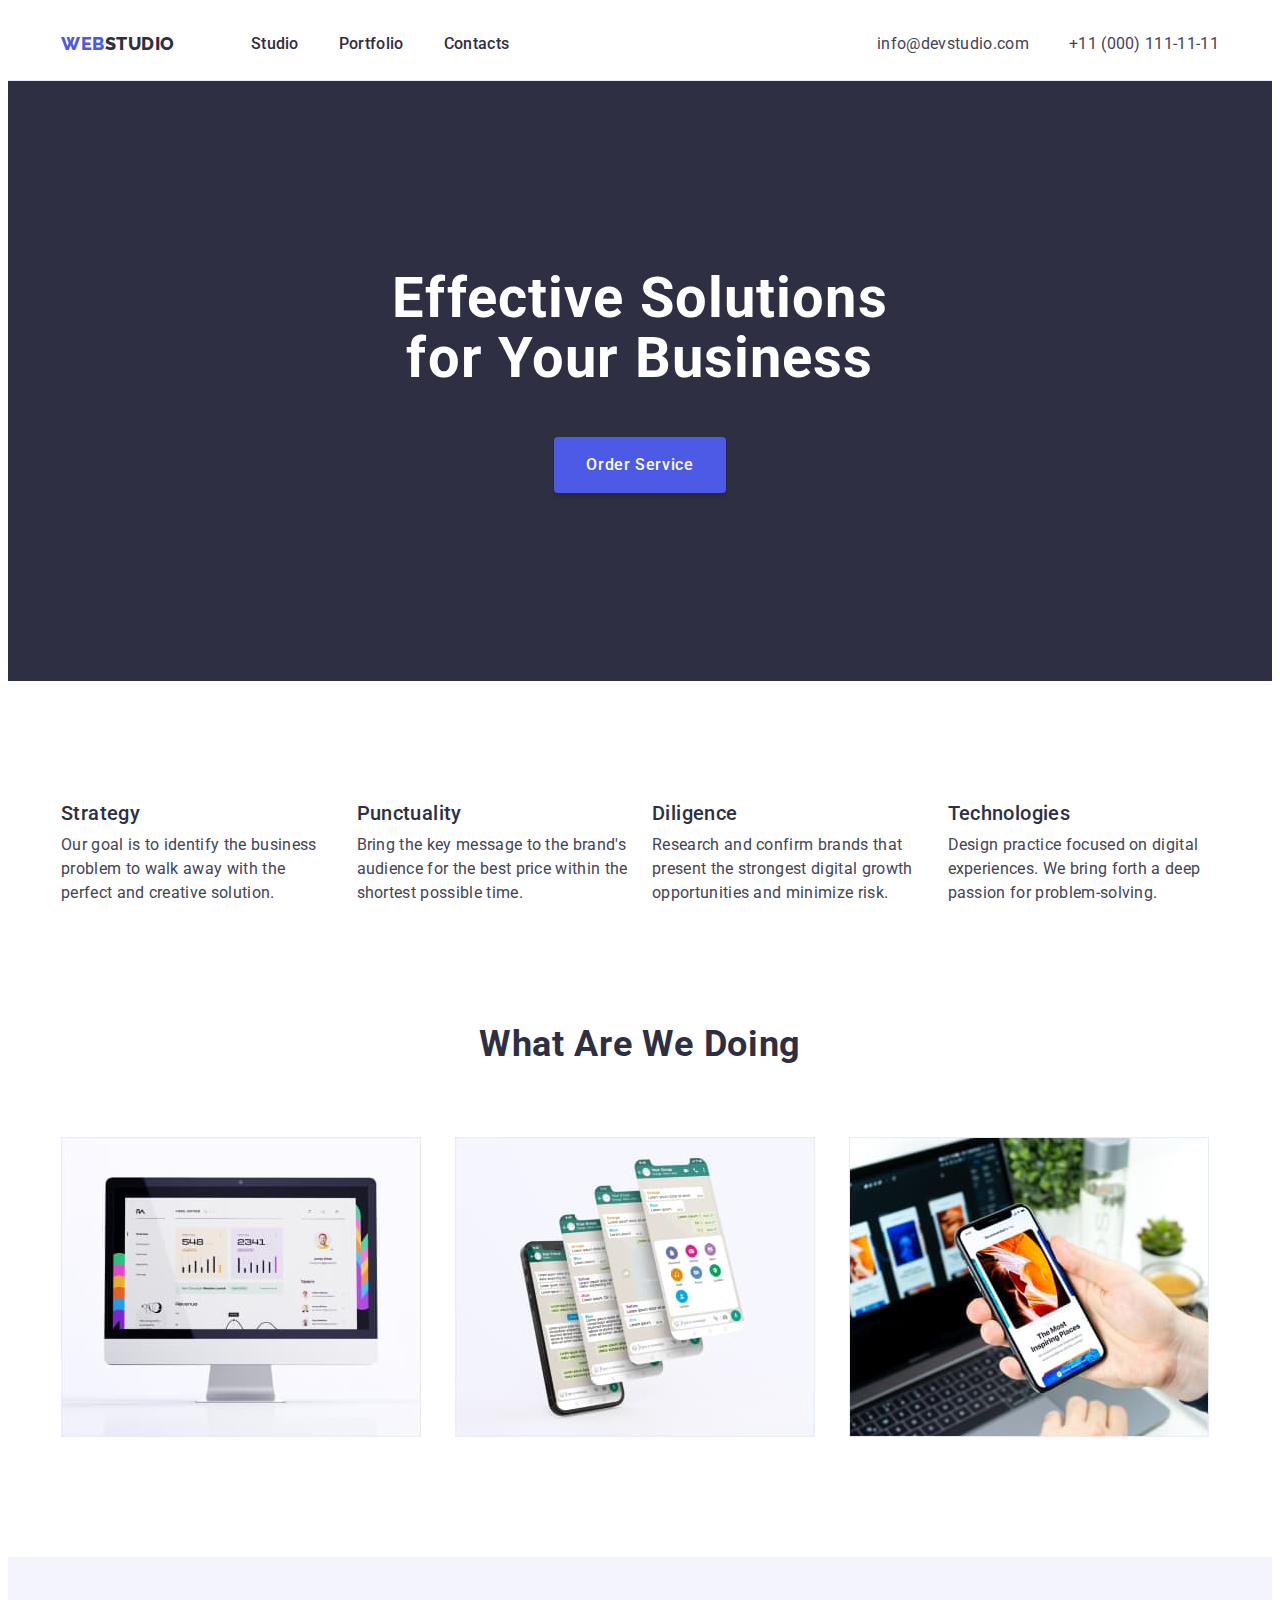
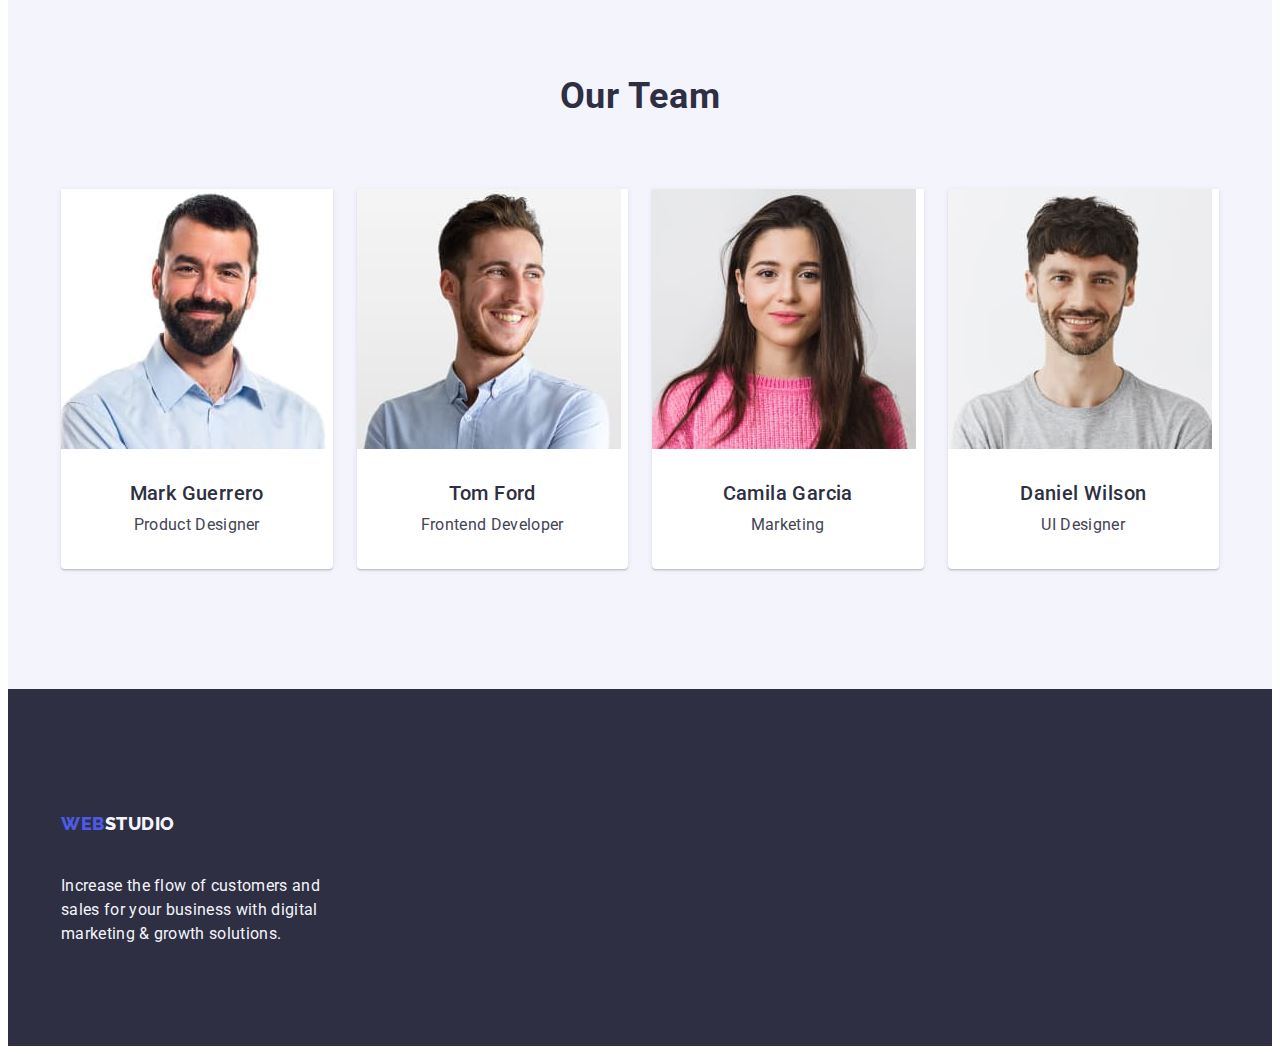
<file: index.html>
<!DOCTYPE html>
<html lang="en">
  <head>
    <meta charset="UTF-8" />
    <meta http-equiv="X-UA-Compatible" content="IE=edge" />
    <meta name="viewport" content="width=device-width, initial-scale=1.0" />
    <meta name="description" content="Web Studio" />
    <link rel="preconnect" href="https://fonts.googleapis.com" />
    <link rel="preconnect" href="https://fonts.gstatic.com" crossorigin />
    <link
      href="https://fonts.googleapis.com/css2?family=Raleway:wght@800&family=Roboto:wght@400;500;700&display=swap"
      rel="stylesheet"
    />
    <link
      rel="stylesheet"
      href="https://cdnjs.cloudflare.com/ajax/libs/modern-normalize/2.0.0/modern-normalize.min.css"
      integrity="sha512-4xo8blKMVCiXpTaLzQSLSw3KFOVPWhm/TRtuPVc4WG6kUgjH6J03IBuG7JZPkcWMxJ5huwaBpOpnwYElP/m6wg=="
      crossorigin="anonymous"
      referrerpolicy="no-referrer"
    />
    <link rel="stylesheet" href="./css/styles.css" />
    <title>WebStudio</title>
  </head>

  <body>
    <header class="line">
      <div class="container header-container">
        <!-- Logo and navigation menu -->

        <nav class="navigation">
          <a href="./index.html" class="logo link logo-top"
            >Web<span class="black-accent-color">Studio</span></a
          >
          <ul class="list header-nav">
            <li><a href="./index.html" class="menu-item link">Studio</a></li>
            <li>
              <a href="./portfolio.html" class="menu-item link">Portfolio</a>
            </li>
            <li><a href="" class="menu-item link">Contacts</a></li>
          </ul>
        </nav>

        <!-- Contact info -->
        <address class="adress">
          <ul class="list header-nav">
            <li>
              <a href="mailto:info@devstudio.com" class="link adress-item"
                >info@devstudio.com</a
              >
            </li>
            <li>
              <a href="tel:+110001111111" class="link adress-item"
                >+11 (000) 111-11-11</a
              >
            </li>
          </ul>
        </address>
      </div>
    </header>

    <main>
      <!-- 1st section, title with button -->
      <section class="order-section">
        <div class="container">
          <h1 class="order-service-title">
            Effective Solutions for Your Business
          </h1>
          <button type="button" class="order-service-button">
            Order Service
          </button>
        </div>
      </section>

      <!-- 2nd section, Text blocks -->
      <section class="text-block-section">
        <div class="container">
          <h2 class="visually-hidden">Studio principles</h2>
          <ul class="list text-items">
            <li class="item-list">
              <h3 class="title-item">Strategy</h3>
              <p class="item-description">
                Our goal is to identify the business problem to walk away with
                the perfect and creative solution.
              </p>
            </li>
            <li class="item-list">
              <h3 class="title-item">Punctuality</h3>
              <p class="item-description">
                Bring the key message to the brand's audience for the best price
                within the shortest possible time.
              </p>
            </li>
            <li class="item-list">
              <h3 class="title-item">Diligence</h3>
              <p class="item-description">
                Research and confirm brands that present the strongest digital
                growth opportunities and minimize risk.
              </p>
            </li>
            <li class="item-list">
              <h3 class="title-item">Technologies</h3>
              <p class="item-description">
                Design practice focused on digital experiences. We bring forth a
                deep passion for problem-solving.
              </p>
            </li>
          </ul>
        </div>
      </section>

      <!-- 3rd section, Text with images -->
      <section class="img-container">
        <div class="container">
          <h2 class="title-section">What are we doing</h2>
          <ul class="list img-list">
            <li class="img-item">
              <img
                src="./images/img-1.jpg"
                alt="monitor with graphs"
                width="360"
                height="300"
              />
            </li>
            <li class="img-item">
              <img
                src="./images/img-2.jpg"
                alt="phone screens"
                width="360"
                height="300"
              />
            </li>
            <li class="img-item">
              <img
                src="./images/img-3.jpg"
                alt="phone in hand"
                width="360"
                height="300"
              />
            </li>
          </ul>
        </div>
      </section>

      <!-- 4th section, Our Team -->
      <section class="our-team-section">
        <div class="container">
          <h2 class="title-section">Our Team</h2>
          <ul class="list team-list">
            <li class="team-item">
              <img
                class="team-img"
                src="./images/mark-guerrero.jpg"
                alt="Product Designer"
                width="264"
                height="260"
              />
              <div class="team-text">
                <h3 class="title-item">Mark Guerrero</h3>
                <p class="item-description">Product Designer</p>
              </div>
            </li>
            <li class="team-item">
              <img
                class="team-img"
                src="./images/tom-ford.jpg"
                alt="Frontend Developer"
                width="264"
                height="260"
              />
              <div class="team-text">
                <h3 class="title-item">Tom Ford</h3>
                <p class="item-description">Frontend Developer</p>
              </div>
            </li>
            <li class="team-item">
              <img
                class="team-img"
                src="./images/camilla-garcia.jpg"
                alt="Marketing"
                width="264"
                height="260"
              />
              <div class="team-text">
                <h3 class="title-item">Camila Garcia</h3>
                <p class="item-description">Marketing</p>
              </div>
            </li>
            <li class="team-item">
              <img
                class="team-img"
                src="./images/daniel-wilson.jpg"
                alt="UI Designer"
                width="264"
                height="260"
              />
              <div class="team-text">
                <h3 class="title-item">Daniel Wilson</h3>
                <p class="item-description">UI Designer</p>
              </div>
            </li>
          </ul>
        </div>
      </section>
    </main>

    <!-- Footer section -->
    <footer class="footer">
      <div class="container">
        <a href="./index.html" class="logo link footer-logo"
          >Web<span class="white-accent-color">Studio</span></a
        >
        <p class="footer-description">
          Increase the flow of customers and sales for your business with
          digital marketing & growth solutions.
        </p>
      </div>
    </footer>
  </body>
</html>
</file>
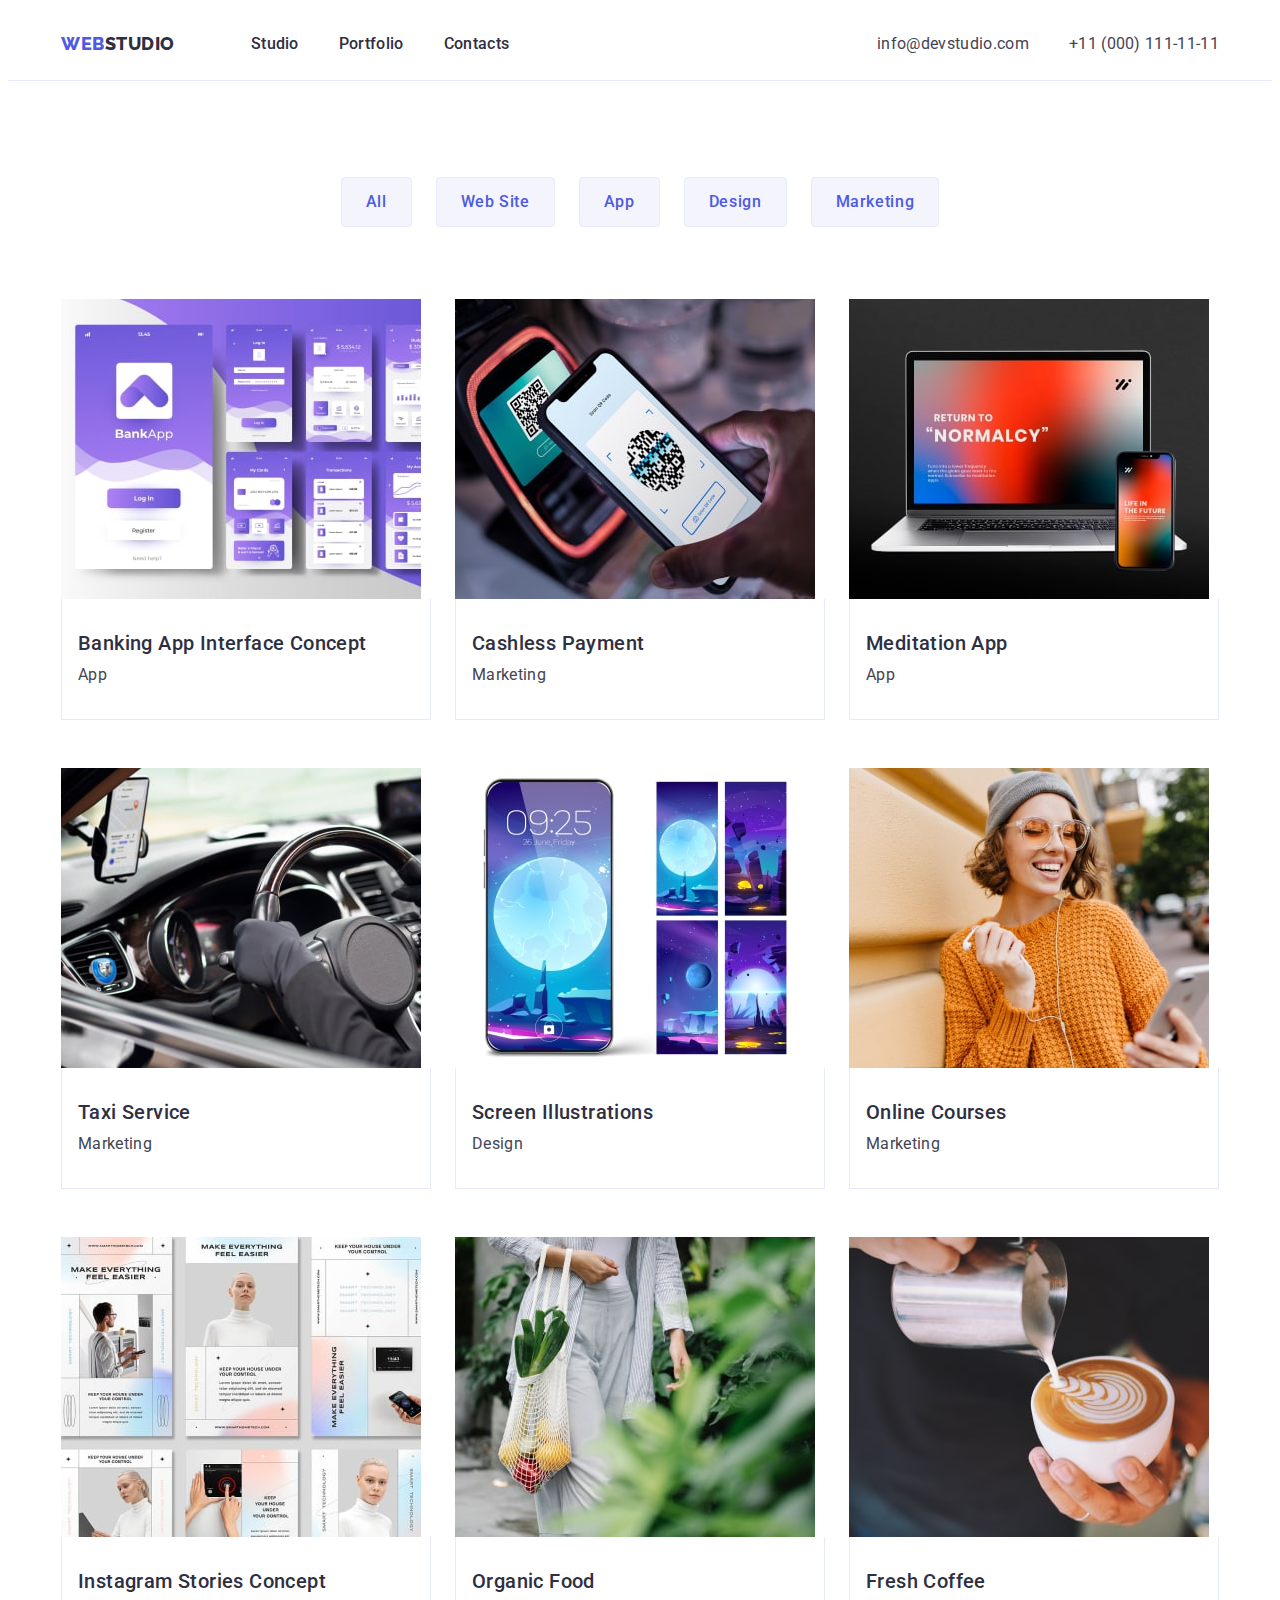
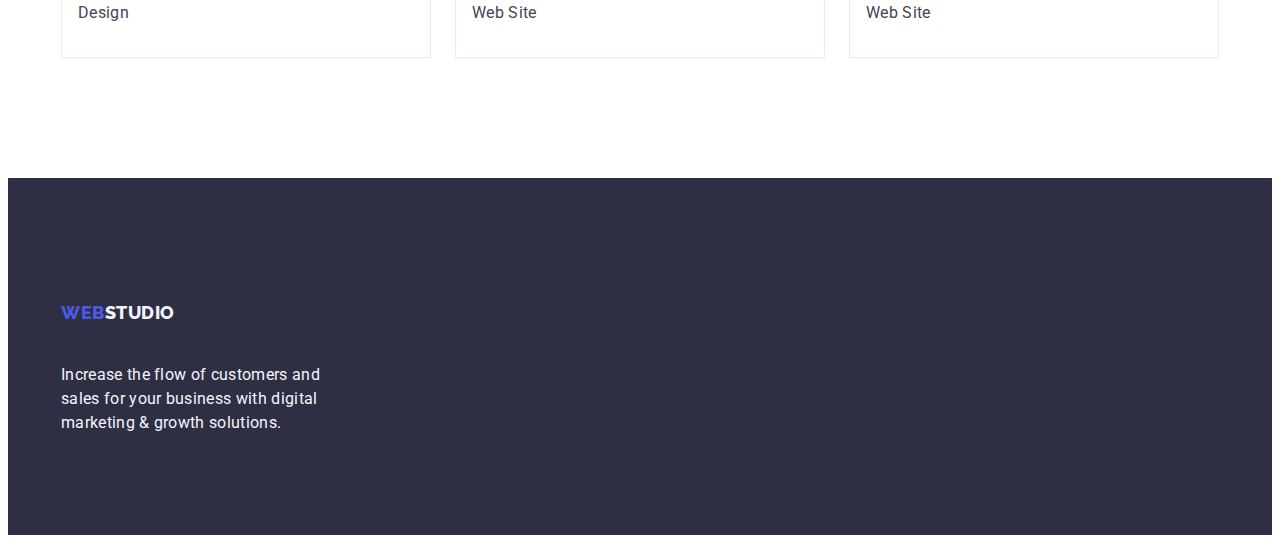
<file: portfolio.html>
<!DOCTYPE html>
<html lang="en">
  <head>
    <meta charset="UTF-8" />
    <meta http-equiv="X-UA-Compatible" content="IE=edge" />
    <meta name="viewport" content="width=device-width, initial-scale=1.0" />
    <meta name="description" content="Web Studio" />
    <link rel="preconnect" href="https://fonts.googleapis.com" />
    <link rel="preconnect" href="https://fonts.gstatic.com" crossorigin />
    <link
      href="https://fonts.googleapis.com/css2?family=Raleway:wght@800&family=Roboto:wght@400;500;700&display=swap"
      rel="stylesheet"
    />
    <link
      rel="stylesheet"
      href="https://cdnjs.cloudflare.com/ajax/libs/modern-normalize/2.0.0/modern-normalize.min.css"
      integrity="sha512-4xo8blKMVCiXpTaLzQSLSw3KFOVPWhm/TRtuPVc4WG6kUgjH6J03IBuG7JZPkcWMxJ5huwaBpOpnwYElP/m6wg=="
      crossorigin="anonymous"
      referrerpolicy="no-referrer"
    />
    <link rel="stylesheet" href="./css/styles.css" />
    <title>Portfolio</title>
  </head>

  <body>
    <header class="line">
      <div class="container header-container header-container-portfolio">
        <!-- Logo and navigation menu -->
        <nav class="navigation">
          <a href="./index.html" class="logo link logo-top"
            >Web<span class="black-accent-color">Studio</span></a
          >
          <ul class="list header-nav">
            <li><a href="./index.html" class="menu-item link">Studio</a></li>
            <li>
              <a href="./portfolio.html" class="menu-item link">Portfolio</a>
            </li>
            <li><a href="" class="menu-item link">Contacts</a></li>
          </ul>
        </nav>

        <!-- Contact info -->
        <address class="adress">
          <ul class="list header-nav">
            <li>
              <a href="mailto:info@devstudio.com" class="link adress-item"
                >info@devstudio.com</a
              >
            </li>
            <li>
              <a href="tel:+110001111111" class="link adress-item"
                >+11 (000) 111-11-11</a
              >
            </li>
          </ul>
        </address>
      </div>
    </header>

    <main>
      <section class="portfolio-nav-section">
        <div class="container">
          <h1 class="visually-hidden">Portfolio</h1>

          <!-- Portfolio navigation -->
          <ul class="list portfolio-navigation">
            <li class="nav-item">
              <button type="button" class="portfolio-nav">All</button>
            </li>
            <li class="nav-item">
              <button type="button" class="portfolio-nav">Web Site</button>
            </li>
            <li class="nav-item">
              <button type="button" class="portfolio-nav">App</button>
            </li>
            <li class="nav-item">
              <button type="button" class="portfolio-nav">Design</button>
            </li>
            <li class="nav-item">
              <button type="button" class="portfolio-nav">Marketing</button>
            </li>
          </ul>

          <!-- portfolio cards -->
          <ul class="list portfolio-wrap portfolio-section">
            <li class="portfolio-card">
              <a href="" class="link">
                <img
                  src="./images/app-interface.jpg"
                  alt="Banking App Interface
                Concept"
                  width="360"
                  height="300"
                />
                <div class="portfolio-card-text">
                  <h2 class="title-item">Banking App Interface Concept</h2>
                  <p class="item-description">App</p>
                </div>
              </a>
            </li>
            <li class="portfolio-card">
              <a href="" class="link">
                <img
                  src="./images/cashless-payment.jpg"
                  alt="Cashless Payment"
                  width="360"
                  height="300"
                />
                <div class="portfolio-card-text">
                  <h2 class="title-item">Cashless Payment</h2>
                  <p class="item-description">Marketing</p>
                </div>
              </a>
            </li>
            <li class="portfolio-card">
              <a href="" class="link">
                <img
                  src="./images/meditation-app.jpg"
                  alt="Meditation App"
                  width="360"
                  height="300"
                />
                <div class="portfolio-card-text">
                  <h2 class="title-item">Meditation App</h2>
                  <p class="item-description">App</p>
                </div>
              </a>
            </li>
            <li class="portfolio-card">
              <a href="" class="link">
                <img
                  src="./images/taxi-service.jpg"
                  alt="Taxi Service"
                  width="360"
                  height="300"
                />
                <div class="portfolio-card-text">
                  <h2 class="title-item">Taxi Service</h2>
                  <p class="item-description">Marketing</p>
                </div>
              </a>
            </li>
            <li class="portfolio-card">
              <a href="" class="link">
                <img
                  src="./images/screen-illustration.jpg"
                  alt="Screen Illustrations"
                  width="360"
                  height="300"
                />
                <div class="portfolio-card-text">
                  <h2 class="title-item">Screen Illustrations</h2>
                  <p class="item-description">Design</p>
                </div>
              </a>
            </li>
            <li class="portfolio-card">
              <a href="" class="link">
                <img
                  src="./images/online-courses.jpg"
                  alt="Online Courses"
                  width="360"
                  height="300"
                />
                <div class="portfolio-card-text">
                  <h2 class="title-item">Online Courses</h2>
                  <p class="item-description">Marketing</p>
                </div>
              </a>
            </li>
            <li class="portfolio-card">
              <a href="" class="link">
                <img
                  src="./images/instagram-stories.jpg"
                  alt="Instagram Stories Concept"
                  width="360"
                  height="300"
                />
                <div class="portfolio-card-text">
                  <h2 class="title-item">Instagram Stories Concept</h2>
                  <p class="item-description">Design</p>
                </div>
              </a>
            </li>
            <li class="portfolio-card">
              <a href="" class="link">
                <img
                  src="./images/organic-food.jpg"
                  alt="Organic Food"
                  width="360"
                  height="300"
                />
                <div class="portfolio-card-text">
                  <h2 class="title-item">Organic Food</h2>
                  <p class="item-description">Web Site</p>
                </div>
              </a>
            </li>
            <li class="portfolio-card">
              <a href="" class="link">
                <img
                  src="./images/fresh-coffee.jpg"
                  alt="Fresh Coffee"
                  width="360"
                  height="300"
                />
                <div class="portfolio-card-text">
                  <h2 class="title-item">Fresh Coffee</h2>
                  <p class="item-description">Web Site</p>
                </div>
              </a>
            </li>
          </ul>
        </div>
      </section>
    </main>

    <!-- Footer section -->
    <footer class="footer">
      <div class="container footer-container">
        <a href="./index.html" class="logo link footer-logo"
          >Web<span class="white-accent-color">Studio</span></a
        >
        <p class="footer-description">
          Increase the flow of customers and sales for your business with
          digital marketing & growth solutions.
        </p>
      </div>
    </footer>
  </body>
</html>
</file>
<file: css/styles.css>
/** ---------VARIABLES--------- */
:root {
  /* fonts */
  --logo-font: 'Raleway', sans-serif;
  --main-font: 'Roboto', sans-serif;

  /* colors */
  --iris: #4d5ae5;
  --navyblue: #2e2f42;
  --slate: #434455;
  --white: #fff;
  --ocean: #404bbf;
  --cloud: #f4f4fd;
  --cornflower: #e7e9fc;
}

/* Null margin and padding */

h1,
h2,
h3,
h4,
h5,
h6,
p {
  margin-top: 0;
  margin-bottom: 0;
}

ul,
ol {
  margin-top: 0;
  margin-bottom: 0;
  padding-left: 0;
}

img {
  display: block;
}
/* CONTAINER */

.container {
  width: 100%;
  max-width: 1158px;
  padding-left: 15px;
  padding-right: 15px;
  margin: 0 auto;
}

body {
  font-family: var(--main-font);
  color: var(--slate);
  background-color: var(--white);
  line-height: 1.5;
  letter-spacing: 0.02em;
  font-weight: 400;
}

.link {
  text-decoration: none;
}

.list {
  list-style: none;
  gap: 40px;
}

.visually-hidden {
  position: absolute;
  width: 1px;
  height: 1px;
  margin: -1px;
  border: 0;
  padding: 0;

  white-space: nowrap;
  clip-path: inset(100%);
  clip: rect(0 0 0 0);
  overflow: hidden;
}
/**------------HEADER-------------- */

header {
}

.header-container {
  display: flex;
  align-items: center;
}

.line {
  border-bottom: 1px solid var(--cornflower, #e7e9fc);
  background: var(--white, #fff);
}

.header-nav {
  display: flex;
}
/* logo */

.logo {
  color: var(--iris);
  font-size: 18px;
  font-family: 'Raleway', sans-serif;
  font-weight: 800;
  line-height: 1.17;
  letter-spacing: 0.03em;
  text-transform: uppercase;
  padding-top: 24px;
  padding-bottom: 24px;
}

.logo-top {
  margin-right: 76px;
}

.black-accent-color {
  color: var(--navyblue);
}

/* navigation */

.navigation {
  display: flex;
  flex-grow: 1;
  align-items: center;
}

.menu-item {
  color: var(--navyblue);
  font-size: 16px;
  font-family: inherit;
  font-weight: 500;
  line-height: 1.5;
  letter-spacing: 0.02em;
  padding-top: 24px;
  padding-bottom: 24px;
  display: flex;
}

/* adress */
.adress {
  font-style: normal;
}

.adress-item {
  color: var(--slate);
  padding-top: 24px;
  padding-bottom: 24px;
}

.menu-item:hover,
.adress-item:hover,
.menu-item:focus,
.adress-item:focus {
  color: var(--ocean);
}

/* --------ORDER SERVICE-------*/
.order-section {
  background: var(--navyblue);
  padding-top: 188px;
  padding-bottom: 188px;
}

.order-service-title {
  color: var(--white);
  font-size: 56px;
  font-weight: 700;
  line-height: 1.07;
  letter-spacing: 0.02em;
  text-align: center;
  max-width: 496px;
  width: 100%;
  margin: 0 auto;
  margin-bottom: 48px;
}

/* order service button */
.order-service-button {
  color: var(--white);
  font-weight: 500;
  background: var(--iris);
  cursor: pointer;
  border-radius: 4px;
  border: 0;
  box-shadow: 0px 4px 4px 0px rgba(0, 0, 0, 0.15);
  padding: 16px 32px;
  display: block;
  margin: 0 auto;
  min-width: 169px;
}

button {
  font-size: inherit;
  font-family: inherit;
  line-height: inherit;
  cursor: pointer;
  letter-spacing: 0.64px;
}

.order-service-button:hover,
.order-service-button:focus {
  background: var(--ocean);
}

/* --------- 2nd section, Text blocks---------*/

.text-block-section {
  padding-top: 120px;
  padding-bottom: 120px;
}

.text-items {
  display: flex;
  gap: 24px;
}

.item-list {
  width: calc((100% - 24px * 3) / 4);
}

.title-section {
  color: var(--navyblue);
  font-size: 36px;
  font-weight: 700;
  line-height: 1.11;
  letter-spacing: 0.02em;
  text-transform: capitalize;
  text-align: center;
}

.title-item {
  font-size: 20px;
  font-weight: 500;
  color: var(--navyblue);
  line-height: 1.2;
  letter-spacing: 0.02em;
  margin-bottom: 8px;
}

.item-description {
  color: var(--slate);
  line-height: 1.5;
  letter-spacing: 0.02em;
}

/* ----- 3rd section, Text with images------*/

.img-container {
  padding-bottom: 120px;
}

.title-section {
  margin-bottom: 72px;
}

.img-list {
  display: flex;
  gap: 24px;
}

.img-item {
  width: calc((100% - 24px * 2) / 3);
}
/* --------- 4th section, Our Team -------- */

.our-team-section {
  background-color: var(--cloud);
  padding-top: 120px;
  padding-bottom: 120px;
}

.team-list {
  display: flex;
  gap: 24px;
}

.team-item {
  background: var(--white, #fff);
  width: calc((100% - 24px * 3) / 4);
  border-radius: 0px 0px 4px 4px;
  box-shadow: 0px 2px 1px 0px rgba(46, 47, 66, 0.08),
    0px 1px 1px 0px rgba(46, 47, 66, 0.16),
    0px 1px 6px 0px rgba(46, 47, 66, 0.08);
}

.team-text {
  text-align: center;
  padding: 32px 16px 32px;
  gap: 8px;
}

.team-text h3 {
  margin-bottom: 8px;
}

/* --------------- Footer -------------- */

.white-accent-color {
  color: var(--cloud);
}

.footer {
  background-color: var(--navyblue);
  padding-top: 100px;
  padding-bottom: 100px;
}

.footer-logo {
  display: inline-block;
  margin-bottom: 16px;
}

.footer-description {
  color: var(--cloud);
  max-width: 264px;
  width: 100%;
}

/* --------------- PORTFOLIO -------------- */
.portfolio-nav-section {
  padding-top: 96px;
  padding-bottom: 120px;
}

.portfolio-navigation {
  display: flex;
  gap: 24px;
  justify-content: center;
  margin-bottom: 72px;
}

.portfolio-nav {
  /* background */
  background: var(--cloud);
  border: 1px solid var(--cornflower, #e7e9fc);
  border-radius: 4px;
  padding: 12px 24px;
  /* text */
  color: var(--iris);
  font-size: 16px;
  font-weight: 500;
  line-height: 1.5;
  letter-spacing: 0.04em;
  display: block;
  margin: 0 auto;
}

.portfolio-nav:hover,
.portfolio-nav:focus {
  background: var(--ocean);
  /* Button Text */
  color: var(--white);
  font-size: 16px;
  font-weight: 500;
  line-height: 1.5;
  letter-spacing: 0.04em;
  border: 1px solid transparent;
}

.portfolio-wrap {
  display: flex;
  flex-wrap: wrap;
  gap: 24px;
  row-gap: 48px;
}

.portfolio-card {
  width: calc((100% - 48px) / 3);
}

.portfolio-card-text {
  padding: 32px 16px;
  border: 1px solid var(--cornflower, #e7e9fc);
  border-top: none;
}

.portfolio-card img {
  max-width: 100%;
}
</file>
